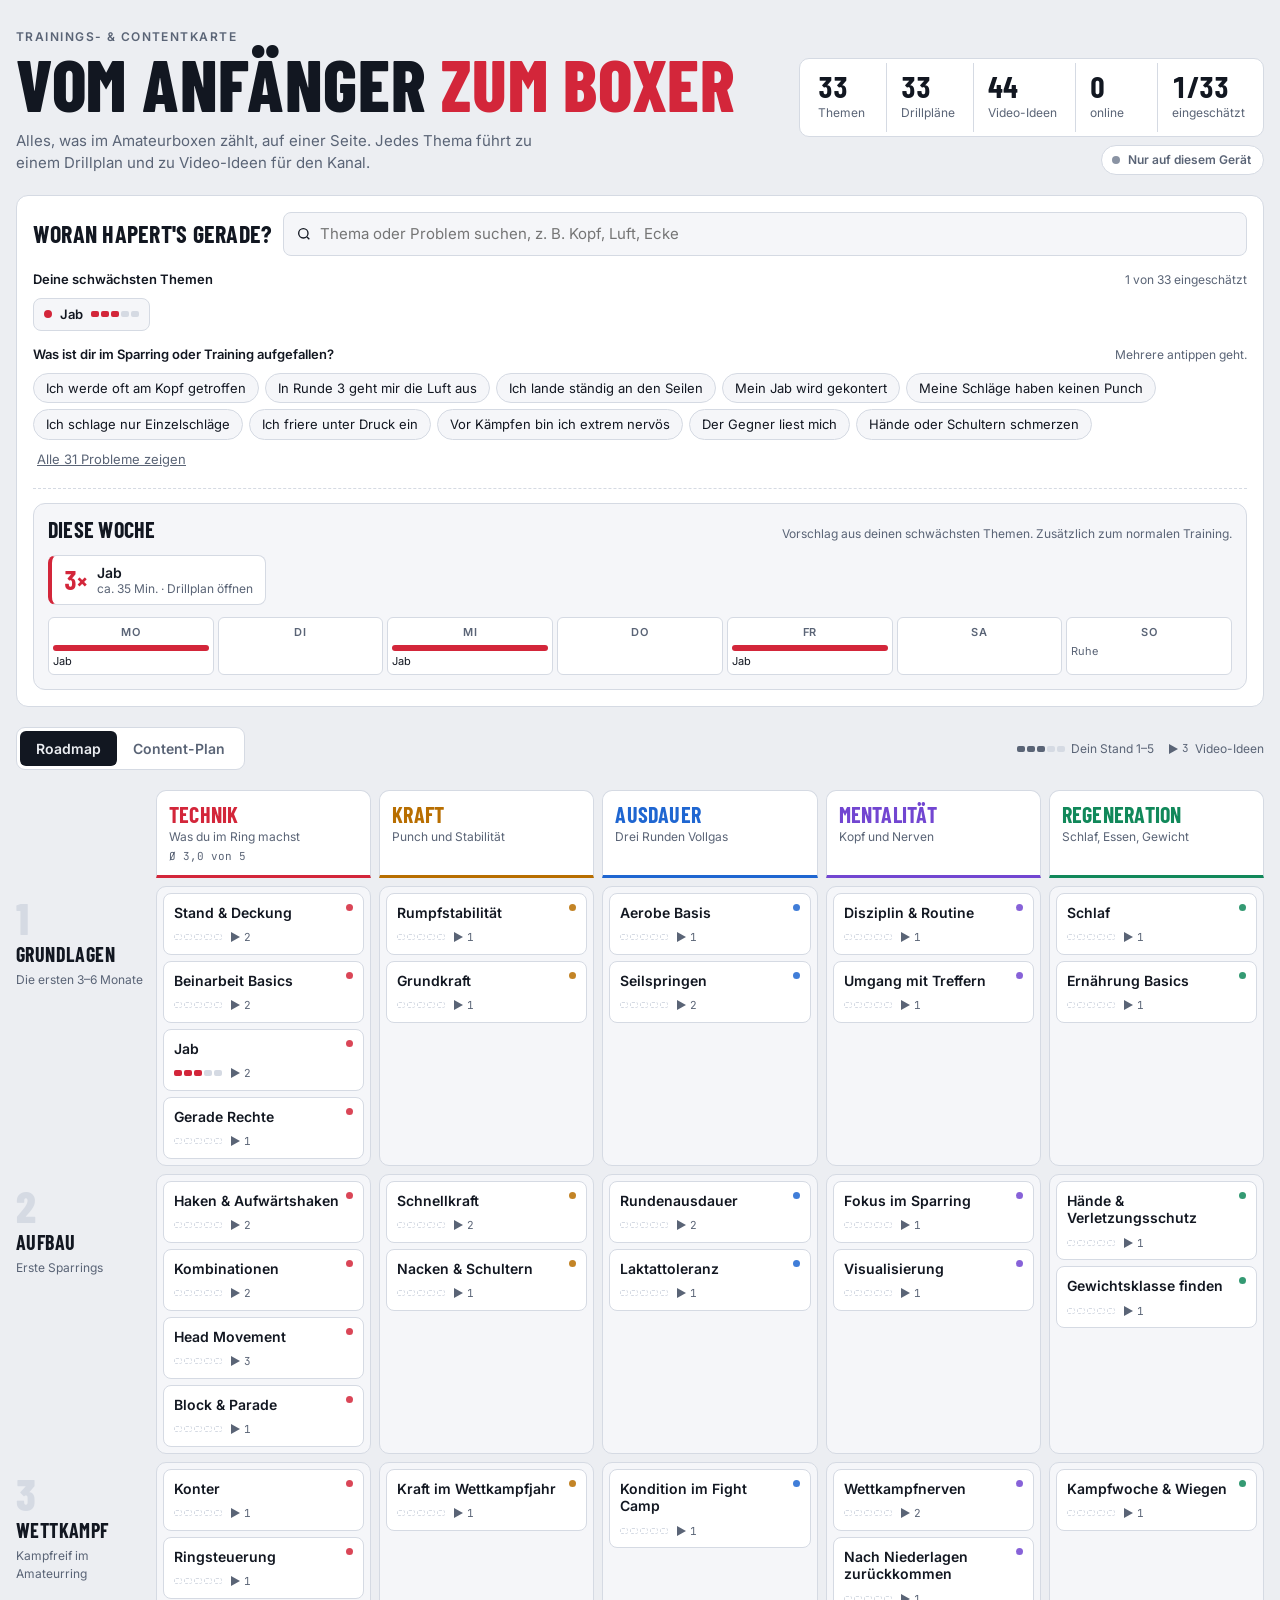
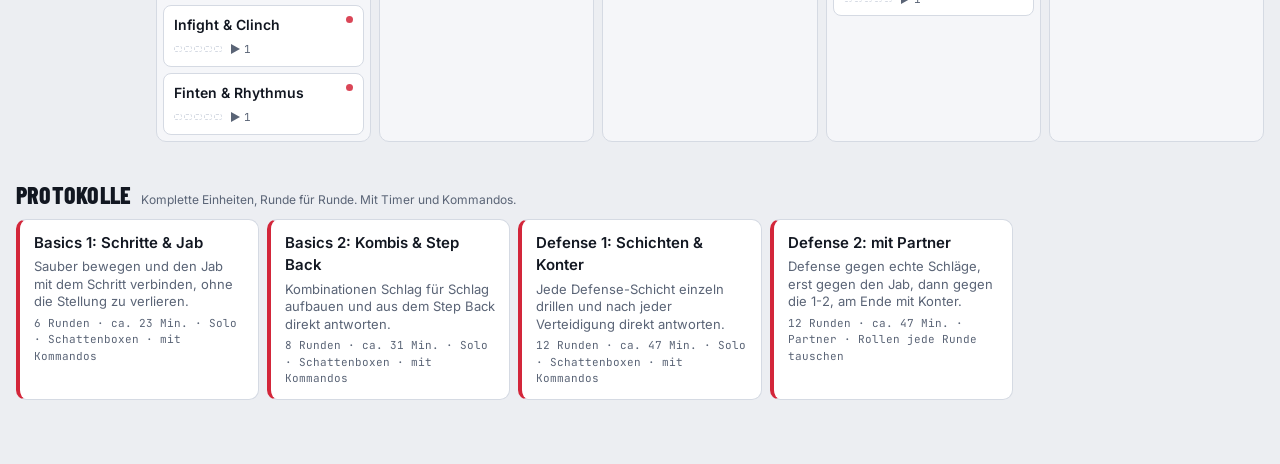
<file: index.html>
<!doctype html>
<html lang="de">
<head>
<meta charset="utf-8">
<meta name="viewport" content="width=device-width, initial-scale=1, viewport-fit=cover">
<title>Daniels Box-Roadmap</title>
<meta name="description" content="Vom Anfänger zum Boxer: Trainingskarte, Drillpläne und Content-Plan.">
<meta name="theme-color" content="#ECEEF2" media="(prefers-color-scheme: light)">
<meta name="theme-color" content="#0D1117" media="(prefers-color-scheme: dark)">
<link rel="preconnect" href="https://fonts.googleapis.com">
<link rel="preconnect" href="https://fonts.gstatic.com" crossorigin>
<link rel="stylesheet" href="https://fonts.googleapis.com/css2?family=Barlow+Condensed:wght@600;700;800&family=Inter:wght@400;500;600&family=JetBrains+Mono:wght@500&display=swap">
<link rel="stylesheet" href="assets/styles.css">
</head>
<body>
<div class="wrap">
  <header class="top">
    <div>
      <div class="eyebrow">Trainings- &amp; Contentkarte</div>
      <h1>Vom Anfänger <span>zum Boxer</span></h1>
      <p>Alles, was im Amateurboxen zählt, auf einer Seite. Jedes Thema führt zu einem Drillplan und zu Video-Ideen für den Kanal.</p>
    </div>
    <div class="top-right">
      <div class="stats" id="stats"></div>
      <button class="syncbtn" id="syncbtn" data-state="local" title="Speichern einrichten"><i></i><span>Nur auf diesem Gerät</span></button>
    </div>
  </header>

  <section class="finder" aria-labelledby="fh">
    <div class="finder-row">
      <h2 id="fh">Woran hapert's gerade?</h2>
      <label class="search" for="q">
        <svg width="16" height="16" viewBox="0 0 24 24" fill="none" stroke="currentColor" stroke-width="2" aria-hidden="true"><circle cx="11" cy="11" r="7"/><path d="m20 20-3.5-3.5"/></svg>
        <input id="q" type="search" placeholder="Thema oder Problem suchen, z. B. Kopf, Luft, Ecke" autocomplete="off">
      </label>
    </div>
    <div class="fsec" id="weakest"></div>
    <div class="fsec">
      <div class="fsec-h"><b>Was ist dir im Sparring oder Training aufgefallen?</b><span class="hint">Mehrere antippen geht.</span></div>
      <div class="chips" id="symptoms" role="group" aria-label="Typische Probleme"></div>
    </div>
    <div class="reco" id="reco" hidden></div>
  </section>

  <div class="bar">
    <div class="seg" role="group" aria-label="Ansicht">
      <button id="v-map" aria-pressed="true">Roadmap</button>
      <button id="v-content" aria-pressed="false">Content-Plan</button>
    </div>
    <div class="legend" id="legend">
      <span><span class="lvl" style="--pc:var(--muted)"><i class="on"></i><i class="on"></i><i class="on"></i><i></i><i></i></span> Dein Stand 1–5</span>
      <span><span class="vcount"><svg viewBox="0 0 10 10"><path d="M1 0l9 5-9 5z"/></svg>3</span> Video-Ideen</span>
    </div>
  </div>

  <main id="map" class="map" aria-label="Roadmap"><div class="loading">Lade Roadmap …</div></main>
  <section id="protos" class="protos" aria-label="Protokolle" hidden></section>
  <main id="content" class="content" hidden></main>
</div>

<div class="scrim" id="scrim" hidden></div>
<aside class="panel" id="panel" hidden aria-modal="true" role="dialog" aria-labelledby="ptitle">
  <div class="panel-head">
    <div class="ttl">
      <div class="crumb" id="pcrumb"></div>
      <h2 id="ptitle"></h2>
    </div>
    <button class="x" id="pclose" aria-label="Schließen"><svg width="16" height="16" viewBox="0 0 24 24" fill="none" stroke="currentColor" stroke-width="2.2"><path d="M6 6l12 12M18 6 6 18"/></svg></button>
  </div>
  <div class="panel-body" id="pbody"></div>
</aside>

<dialog id="syncdlg" aria-labelledby="sdh">
  <form method="dialog" class="dlg" id="syncform">
    <h2 id="sdh">Speichern</h2>
    <p>Status, Notizen und deine Einschätzungen landen in <code>data/progress.json</code> in deinem GitHub-Repo. So hast du auf Handy und Laptop denselben Stand. Kostet nichts.</p>
    <ol>
      <li>Auf GitHub: Settings → Developer settings → Fine-grained tokens → <b>Generate new token</b>.</li>
      <li>Nur dieses Repo auswählen, Berechtigung <b>Contents: Read and write</b>.</li>
      <li>Token hier einfügen. Er bleibt nur in diesem Browser gespeichert.</li>
    </ol>
    <div class="grid2">
      <label class="field">GitHub-Name<input name="owner" autocomplete="off" required></label>
      <label class="field">Repo<input name="repo" autocomplete="off" required></label>
      <label class="field">Branch<input name="branch" autocomplete="off" value="main"></label>
      <label class="field">Datei<input name="path" autocomplete="off" value="data/progress.json"></label>
    </div>
    <label class="field">Token<input name="token" type="password" autocomplete="off" placeholder="github_pat_…"></label>
    <div class="msg" id="syncmsg" role="status"></div>
    <div class="row">
      <button class="btn primary" value="connect" id="sconnect">Verbinden &amp; speichern</button>
      <button class="btn" value="disconnect" id="sdisconnect" type="button">Trennen</button>
      <button class="btn" value="cancel" formnovalidate>Schließen</button>
    </div>
    <hr>
    <p>Backup ohne GitHub: Fortschritt als Datei sichern oder auf ein anderes Gerät übertragen.</p>
    <div class="row">
      <button class="btn small" type="button" id="sexport">progress.json herunterladen</button>
      <label class="btn small" for="simport">Datei laden …</label>
      <input type="file" id="simport" accept="application/json,.json" hidden>
    </div>
  </form>
</dialog>

<script src="assets/core.js"></script>
<script src="assets/app.js"></script>
</body>
</html>
</file>
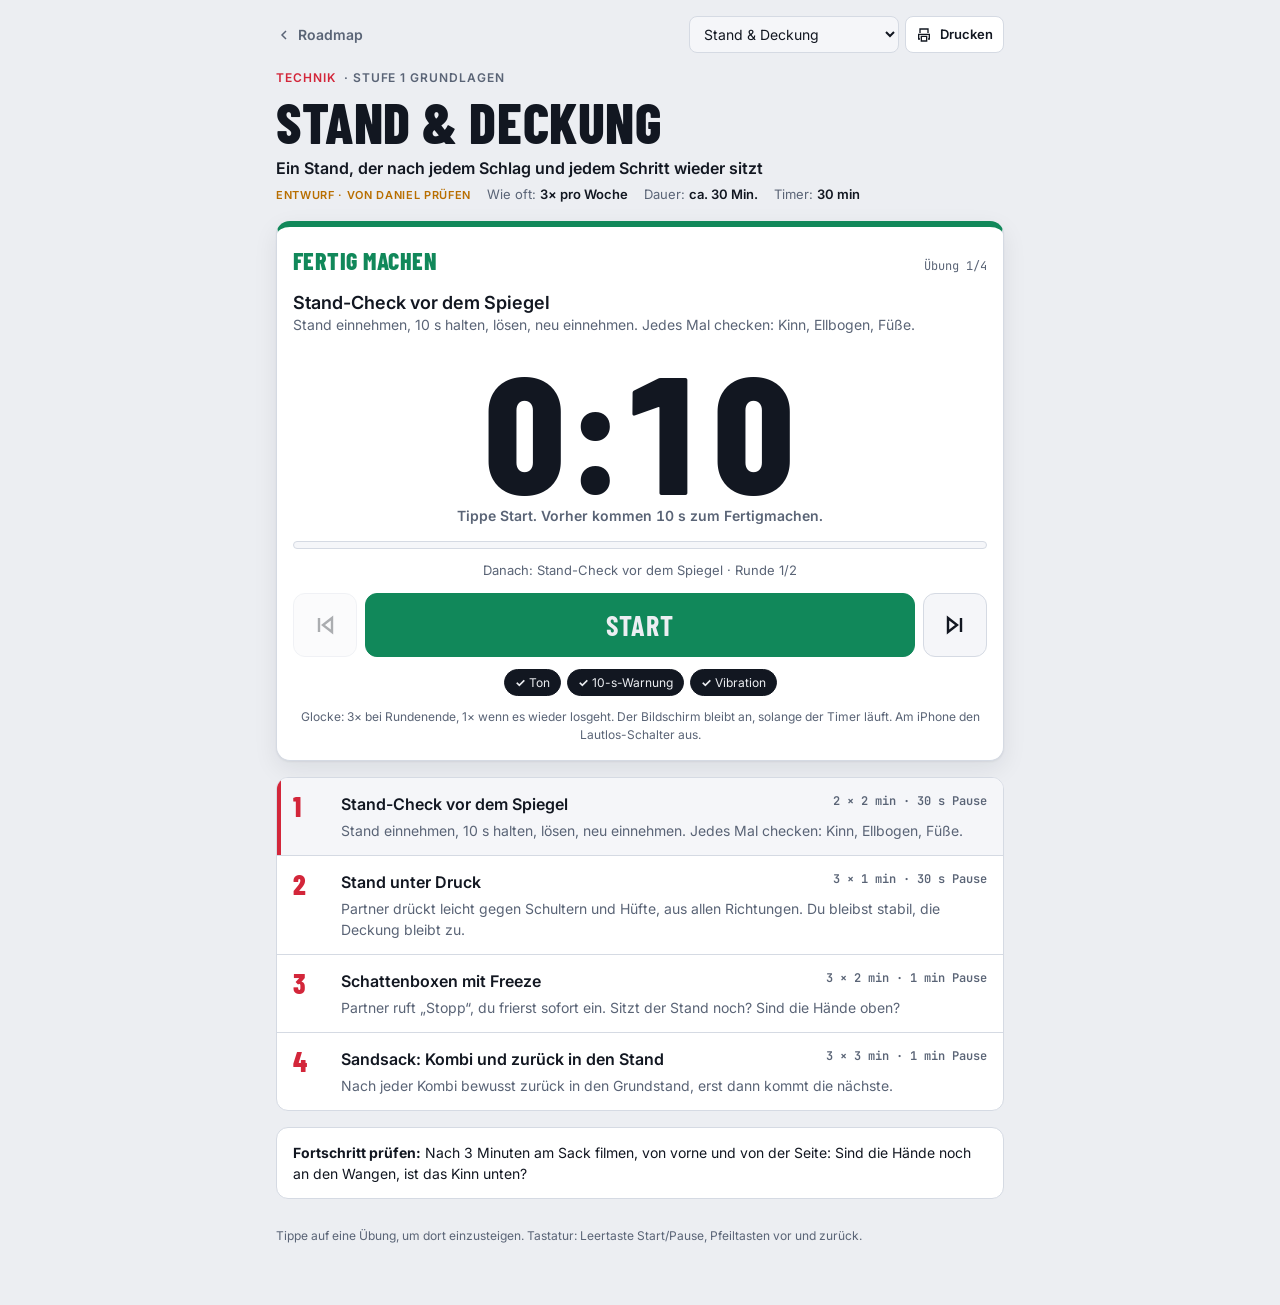
<file: drill.html>
<!doctype html>
<html lang="de">
<head>
<meta charset="utf-8">
<meta name="viewport" content="width=device-width, initial-scale=1, viewport-fit=cover">
<title>Drillplan</title>
<meta name="theme-color" content="#ECEEF2" media="(prefers-color-scheme: light)">
<meta name="theme-color" content="#0D1117" media="(prefers-color-scheme: dark)">
<link rel="preconnect" href="https://fonts.googleapis.com">
<link rel="preconnect" href="https://fonts.gstatic.com" crossorigin>
<link rel="stylesheet" href="https://fonts.googleapis.com/css2?family=Barlow+Condensed:wght@600;700;800&family=Inter:wght@400;500;600&family=JetBrains+Mono:wght@500&display=swap">
<link rel="stylesheet" href="assets/styles.css">
<link rel="stylesheet" href="assets/drill.css">
</head>
<body>
<div class="dwrap" id="app"><div class="loading">Lade Drillplan …</div></div>
<script src="assets/core.js"></script>
<script src="assets/drill.js"></script>
</body>
</html>
</file>
<file: assets/styles.css>
/* Gemeinsame Styles für Roadmap (index.html) und Drillplan-Seite (drill.html) */
:root{
  --bg:#ECEEF2; --surface:#FFFFFF; --surface-2:#F5F6F9; --ink:#121721; --muted:#5A6476; --line:#D5DAE3;
  --accent:#D3263A;
  --p-technik:#D3263A; --p-kraft:#B86E00; --p-ausdauer:#1F66D1; --p-mental:#7246D1; --p-regen:#11885A;
  --s-idee:#8A93A3; --s-geplant:#B86E00; --s-gedreht:#1F66D1; --s-online:#11885A;
  --warn:#C42B1C; --rest:#11885A;
  --shadow:0 1px 2px rgba(18,23,33,.06),0 8px 24px rgba(18,23,33,.08);
  --f-display:"Barlow Condensed","Arial Narrow",Impact,sans-serif;
  --f-body:"Inter",system-ui,-apple-system,"Segoe UI",sans-serif;
  --f-mono:"JetBrains Mono",ui-monospace,Menlo,Consolas,monospace;
  color-scheme:light;
}
@media (prefers-color-scheme: dark){:root:not([data-theme="light"]){
  --bg:#0D1117; --surface:#161C26; --surface-2:#1C2330; --ink:#E7EBF1; --muted:#99A3B5; --line:#2A3241;
  --accent:#FF5468; --p-technik:#FF5468; --p-kraft:#F2A23A; --p-ausdauer:#5B9BFF; --p-mental:#A587FF; --p-regen:#3CC98D;
  --s-idee:#7D8799; --s-geplant:#F2A23A; --s-gedreht:#5B9BFF; --s-online:#3CC98D; --warn:#FF6B5E; --rest:#3CC98D;
  --shadow:0 1px 2px rgba(0,0,0,.3),0 10px 30px rgba(0,0,0,.35); color-scheme:dark;
}}
:root[data-theme="dark"]{
  --bg:#0D1117; --surface:#161C26; --surface-2:#1C2330; --ink:#E7EBF1; --muted:#99A3B5; --line:#2A3241;
  --accent:#FF5468; --p-technik:#FF5468; --p-kraft:#F2A23A; --p-ausdauer:#5B9BFF; --p-mental:#A587FF; --p-regen:#3CC98D;
  --s-idee:#7D8799; --s-geplant:#F2A23A; --s-gedreht:#5B9BFF; --s-online:#3CC98D; --warn:#FF6B5E; --rest:#3CC98D;
  --shadow:0 1px 2px rgba(0,0,0,.3),0 10px 30px rgba(0,0,0,.35); color-scheme:dark;
}
*{box-sizing:border-box}
[hidden]{display:none!important}
html{-webkit-text-size-adjust:100%}
body{margin:0;background:var(--bg);color:var(--ink);font-family:var(--f-body);font-size:15px;line-height:1.5}
.wrap{max-width:1320px;margin:0 auto;padding-block:28px 64px;padding-left:max(16px,env(safe-area-inset-left,0px));padding-right:max(16px,env(safe-area-inset-right,0px));display:flex;flex-direction:column;gap:20px}
h1,h2,h3{font-family:var(--f-display);font-weight:700;letter-spacing:.01em;margin:0;text-wrap:balance;line-height:1.05}
button{font:inherit;color:inherit;cursor:pointer}
a{color:inherit}
:focus-visible{outline:2px solid var(--accent);outline-offset:2px}
.eyebrow{font-size:12px;font-weight:600;letter-spacing:.12em;text-transform:uppercase;color:var(--muted)}
.mono{font-family:var(--f-mono);font-size:12px}
.hint{font-size:12px;color:var(--muted)}
.btn{display:inline-flex;align-items:center;justify-content:center;gap:8px;border:1px solid var(--line);background:var(--surface);border-radius:8px;padding:8px 14px;font-size:14px;font-weight:600;text-decoration:none;white-space:nowrap}
.btn:hover{border-color:var(--muted)}
.btn.primary{background:var(--ink);color:var(--bg);border-color:var(--ink)}
.btn.small{padding:5px 10px;font-size:13px}
.btn svg{width:16px;height:16px;flex:none}
.field{display:flex;flex-direction:column;gap:4px;font-size:12px;font-weight:600;color:var(--muted);min-width:0}
.field input,.field select,.field textarea,.sel{font:inherit;font-size:14px;font-weight:400;color:var(--ink);background:var(--surface-2);border:1px solid var(--line);border-radius:8px;padding:8px 10px;min-width:0;width:100%}
.field textarea{resize:vertical;min-height:64px;line-height:1.4}
.field input:focus,.field select:focus,.field textarea:focus,.sel:focus{outline:none;border-color:var(--accent)}
.sel{width:auto;padding-right:28px}

/* Kopf */
.top{display:grid;grid-template-columns:minmax(0,1fr) auto;gap:24px;align-items:end}
.top h1{font-size:clamp(40px,6vw,72px);font-weight:800;text-transform:uppercase}
.top h1 span{color:var(--accent)}
.top p{margin:8px 0 0;color:var(--muted);max-width:60ch}
.top-right{display:flex;flex-direction:column;gap:8px;align-items:flex-end}
.stats{display:flex;gap:4px;background:var(--surface);border:1px solid var(--line);border-radius:10px;padding:4px}
.stat{padding:8px 14px;min-width:78px}
.stat b{display:block;font-family:var(--f-display);font-size:30px;line-height:1;font-variant-numeric:tabular-nums}
.stat small{color:var(--muted);font-size:12px}
.stat+.stat{border-left:1px solid var(--line)}
.syncbtn{display:inline-flex;align-items:center;gap:8px;border:1px solid var(--line);background:var(--surface);border-radius:999px;padding:5px 12px 5px 10px;font-size:12px;font-weight:600;color:var(--muted)}
.syncbtn i{width:8px;height:8px;border-radius:50%;background:var(--s-idee)}
.syncbtn[data-state="ok"] i{background:var(--s-online)}
.syncbtn[data-state="pending"] i,.syncbtn[data-state="busy"] i{background:var(--s-geplant)}
.syncbtn[data-state="error"] i{background:var(--warn)}
.syncbtn[data-state="error"]{color:var(--warn);border-color:var(--warn)}

/* Finder */
.finder{background:var(--surface);border:1px solid var(--line);border-radius:12px;padding:16px;display:flex;flex-direction:column;gap:14px}
.finder-row{display:flex;gap:12px;align-items:center;flex-wrap:wrap}
.finder h2{font-size:24px;text-transform:uppercase}
.search{flex:1 1 260px;min-width:0;display:flex;align-items:center;gap:8px;background:var(--surface-2);border:1px solid var(--line);border-radius:8px;padding:0 12px}
.search input{flex:1;min-width:0;border:0;background:transparent;color:var(--ink);font:inherit;padding:10px 0;outline:none}
.search:focus-within{border-color:var(--accent)}
.fsec{display:flex;flex-direction:column;gap:8px}
.fsec-h{display:flex;justify-content:space-between;align-items:baseline;gap:8px;flex-wrap:wrap}
.fsec-h b{font-size:13px;font-weight:600}
.chips{display:flex;flex-wrap:wrap;gap:6px}
.chip{border:1px solid var(--line);background:var(--surface-2);border-radius:999px;padding:6px 12px;font-size:13px;line-height:1.3;text-align:left}
.chip:hover{border-color:var(--muted)}
.chip[aria-pressed="true"]{background:var(--ink);color:var(--bg);border-color:var(--ink)}
.chip[aria-pressed="true"]::before{content:"✓ ";font-weight:700}
.weak{display:flex;flex-wrap:wrap;gap:6px}
.weak-btn{display:inline-flex;align-items:center;gap:8px;border:1px solid var(--line);background:var(--surface-2);border-radius:8px;padding:6px 10px;font-size:13px;font-weight:600}
.weak-btn:hover{border-color:var(--pc)}
.reco{display:flex;flex-direction:column;gap:12px;padding-top:14px;border-top:1px dashed var(--line)}
.reco-list{display:flex;flex-wrap:wrap;gap:8px;align-items:center}
.reco-label{font-weight:600;font-size:13px}
.reco-btn{display:inline-flex;align-items:center;gap:8px;border:1px solid var(--line);background:var(--surface);border-radius:8px;padding:6px 10px;font-size:13px;font-weight:600}
.reco-btn i,.weak-btn i{width:8px;height:8px;border-radius:50%;background:var(--pc);flex:none}
.reco-btn em,.weak-btn em{font-style:normal;font-weight:500;color:var(--muted)}
.linkish{border:0;background:none;color:var(--muted);text-decoration:underline;font-size:13px;padding:4px}

/* Wochenplan */
.week{border:1px solid var(--line);border-radius:12px;background:var(--surface-2);padding:14px;display:flex;flex-direction:column;gap:12px}
.week-h{display:flex;justify-content:space-between;gap:8px;flex-wrap:wrap;align-items:baseline}
.week-h h3{font-size:22px;text-transform:uppercase}
.week-items{display:flex;flex-wrap:wrap;gap:8px}
.wi{display:flex;align-items:center;gap:10px;border:1px solid var(--line);border-left:4px solid var(--pc);background:var(--surface);border-radius:8px;padding:8px 12px;text-decoration:none;min-width:0}
.wi:hover{border-color:var(--pc)}
.wi b{font-family:var(--f-display);font-size:26px;line-height:1;color:var(--pc);font-variant-numeric:tabular-nums}
.wi span{display:flex;flex-direction:column;line-height:1.25;min-width:0}
.wi strong{font-weight:600;font-size:14px}
.wi small{color:var(--muted);font-size:12px}
.days{display:grid;grid-template-columns:repeat(7,minmax(0,1fr));gap:4px}
.day{border:1px solid var(--line);border-radius:6px;background:var(--surface);padding:6px 4px;min-height:52px;display:flex;flex-direction:column;gap:4px;align-items:stretch}
.day>small{font-size:11px;font-weight:600;color:var(--muted);text-align:center;letter-spacing:.06em;text-transform:uppercase}
.day i{display:block;height:6px;border-radius:3px;background:var(--pc)}
.day em{font-style:normal;font-size:11px;line-height:1.2;color:var(--ink);overflow:hidden;text-overflow:ellipsis;white-space:nowrap}

/* Ansicht umschalten */
.bar{display:flex;justify-content:space-between;align-items:center;gap:12px;flex-wrap:wrap}
.seg{display:inline-flex;background:var(--surface);border:1px solid var(--line);border-radius:9px;padding:3px}
.seg button{border:0;background:none;padding:7px 16px;border-radius:6px;font-weight:600;font-size:14px;color:var(--muted)}
.seg button[aria-pressed="true"]{background:var(--ink);color:var(--bg)}
.legend{display:flex;gap:14px;flex-wrap:wrap;font-size:12px;color:var(--muted);align-items:center}
.legend>span{display:inline-flex;align-items:center;gap:6px}
.vcount{display:inline-flex;align-items:center;gap:4px;font-family:var(--f-mono);font-size:11px;color:var(--muted)}
.vcount svg{width:10px;height:10px;fill:currentColor}

/* Level-Balken */
.lvl{display:inline-grid;grid-template-columns:repeat(5,8px);gap:2px;align-items:center}
.lvl i{height:6px;border-radius:2px;background:var(--line)}
.lvl i.on{background:var(--pc)}
.lvl.none i{background:transparent;border:1px dashed var(--line);height:6px}

/* Ringkarte */
.map{display:grid;grid-template-columns:132px repeat(5,minmax(0,1fr));gap:8px}
.colhead{padding:12px 12px 10px;border-radius:10px 10px 0 0;background:var(--surface);border:1px solid var(--line);border-bottom:3px solid var(--pc);display:flex;flex-direction:column;gap:2px}
.colhead h3{font-size:22px;text-transform:uppercase;color:var(--pc)}
.colhead small{color:var(--muted);font-size:12px}
.colhead .avg{font-family:var(--f-mono);font-size:11px;color:var(--muted)}
.rowhead{padding:12px 4px 12px 0;display:flex;flex-direction:column;gap:2px}
.rowhead .num{font-family:var(--f-display);font-size:44px;font-weight:800;line-height:.9;color:var(--line)}
.rowhead b{font-family:var(--f-display);font-size:20px;text-transform:uppercase;letter-spacing:.02em}
.rowhead small{color:var(--muted);font-size:12px}
.cell{display:flex;flex-direction:column;gap:6px;padding:6px;background:var(--surface-2);border:1px solid var(--line);border-radius:10px;min-width:0}
.cell-stage{display:none}
.node{position:relative;text-align:left;border:1px solid var(--line);background:var(--surface);border-radius:8px;padding:10px 10px 8px;display:flex;flex-direction:column;gap:8px;transition:transform .12s,box-shadow .12s,opacity .2s,border-color .12s;min-width:0}
.node:hover{transform:translateY(-1px);box-shadow:var(--shadow);border-color:var(--pc)}
.node .nt{font-weight:600;font-size:14px;line-height:1.25;padding-right:12px}
.node .nm{display:flex;gap:8px;align-items:center;justify-content:space-between;flex-wrap:wrap}
.node .dot{position:absolute;top:10px;right:10px;width:7px;height:7px;border-radius:50%;background:var(--pc);opacity:.85}
.map.filtering .node:not(.hit){opacity:.28}
.node.hit{border-color:var(--pc);box-shadow:0 0 0 2px var(--pc)}
.node.active{box-shadow:0 0 0 2px var(--ink)}

@media (max-width:980px){
  .top{grid-template-columns:1fr}
  .top-right{align-items:flex-start}
  .map{display:flex;flex-direction:column}
  .corner,.rowhead{display:none}
  .colhead{border-radius:10px;margin-top:10px;order:var(--o)}
  .cell{order:var(--o);display:grid;grid-template-columns:repeat(auto-fill,minmax(160px,1fr))}
  .cell-stage{display:block;grid-column:1/-1;font-size:11px;font-weight:600;letter-spacing:.1em;text-transform:uppercase;color:var(--muted);padding:2px 4px}
}
@media (max-width:560px){
  .stats{width:100%}
  .stat{flex:1;min-width:0;padding:8px 10px}
  .stat b{font-size:26px}
  .day em{display:none}
  .day{min-height:40px}
}

/* Content-Plan */
.content{display:flex;flex-direction:column;gap:16px}
.cbar{display:flex;gap:8px;flex-wrap:wrap;align-items:end;background:var(--surface);border:1px solid var(--line);border-radius:12px;padding:12px}
.cbar .field{flex:1 1 130px}
.cbar .grow{flex:999 1 0}
.cbar .count{font-size:13px;color:var(--muted);align-self:center;white-space:nowrap}
.cgroup{background:var(--surface);border:1px solid var(--line);border-radius:12px;overflow:hidden}
.cgroup h3{font-size:20px;text-transform:uppercase;padding:12px 16px;border-bottom:1px solid var(--line);color:var(--pc);display:flex;justify-content:space-between;align-items:baseline}
.cgroup h3 small{font-family:var(--f-body);font-size:12px;color:var(--muted);text-transform:none;letter-spacing:0;font-weight:500}
.vrow{border-top:1px solid var(--line)}
.vrow:first-of-type{border-top:0}
.vsum{display:grid;grid-template-columns:minmax(0,1fr) 150px 64px 92px 104px 36px;gap:12px;align-items:center;padding:10px 16px}
.vmain{min-width:0;display:flex;flex-direction:column;gap:2px}
.vt{font-weight:600;min-width:0}
.vhook{color:var(--muted);font-size:13px;overflow:hidden;text-overflow:ellipsis;white-space:nowrap}
.vhook:empty{display:none}
.vn{border:0;background:none;padding:0;text-align:left;color:var(--muted);font-size:13px;text-decoration:underline;text-decoration-color:var(--line);text-underline-offset:3px;min-width:0;overflow:hidden;text-overflow:ellipsis;white-space:nowrap}
.vdate{font-family:var(--f-mono);font-size:12px;color:var(--muted);white-space:nowrap;display:inline-flex;gap:6px;align-items:center}
.vdate.late{color:var(--warn)}
.vdate a{color:var(--s-online);display:inline-flex}
.vdate a svg{width:14px;height:14px}
.fmt{font-family:var(--f-mono);font-size:11px;padding:2px 6px;border:1px solid var(--line);border-radius:4px;color:var(--muted);justify-self:start;white-space:nowrap}
.status{display:inline-flex;align-items:center;gap:6px;border:1px solid var(--line);background:var(--surface-2);border-radius:999px;padding:3px 10px 3px 8px;font-size:12px;font-weight:600;justify-self:start;white-space:nowrap}
.status i{width:8px;height:8px;border-radius:50%;background:var(--sc)}
.vtoggle{width:32px;height:32px;border:1px solid var(--line);background:var(--surface-2);border-radius:8px;display:grid;place-items:center}
.vtoggle svg{width:14px;height:14px;transition:transform .15s}
.vrow.open .vtoggle svg{transform:rotate(180deg)}
.vedit{display:grid;grid-template-columns:repeat(4,minmax(0,1fr));gap:10px;padding:4px 16px 16px;background:var(--surface)}
.vedit .wide{grid-column:1/-1}
.vedit .half{grid-column:span 2}
.vedit .saved{grid-column:1/-1;font-size:12px;color:var(--muted)}
.empty{padding:16px;color:var(--muted)}
@media (max-width:820px){
  .vsum{grid-template-columns:minmax(0,1fr) auto 36px;row-gap:6px;padding:10px 12px}
  .vsum .vn{grid-column:1/2;grid-row:2}
  .vsum .fmt{grid-column:2;grid-row:2;justify-self:end}
  .vsum .vdate{grid-column:1;grid-row:3}
  .vsum .status{grid-column:2;grid-row:1;justify-self:end}
  .vsum .vtoggle{grid-column:3;grid-row:1}
  .vedit{grid-template-columns:repeat(2,minmax(0,1fr));padding:4px 12px 14px}
  .vedit .half{grid-column:1/-1}
}

/* Panel */
.scrim{position:fixed;inset:0;background:rgba(10,14,20,.45);z-index:20}
.panel{position:fixed;top:0;right:0;bottom:0;width:min(540px,100%);background:var(--surface);z-index:21;box-shadow:var(--shadow);display:flex;flex-direction:column;border-left:1px solid var(--line);padding-top:env(safe-area-inset-top,0px);padding-bottom:env(safe-area-inset-bottom,0px);padding-right:env(safe-area-inset-right,0px)}
.panel-head{padding:18px 20px 14px;border-bottom:1px solid var(--line);display:flex;gap:12px;align-items:flex-start}
.panel-head .ttl{flex:1;min-width:0}
.panel-head h2{font-size:34px;text-transform:uppercase;margin-top:4px}
.crumb{display:flex;gap:8px;align-items:center;font-size:12px;font-weight:600;color:var(--pc);letter-spacing:.08em;text-transform:uppercase}
.crumb span{color:var(--muted)}
.x{border:1px solid var(--line);background:var(--surface-2);border-radius:8px;width:36px;height:36px;display:grid;place-items:center;flex:none}
.panel-body{overflow-y:auto;padding:18px 20px 32px;display:flex;flex-direction:column;gap:22px}
.panel-body p{margin:0}
.sec h4{margin:0 0 8px;font-size:12px;letter-spacing:.12em;text-transform:uppercase;color:var(--muted);font-weight:600}
.ticks{list-style:none;margin:0;padding:0;display:flex;flex-direction:column;gap:6px}
.ticks li{display:grid;grid-template-columns:18px 1fr;gap:6px}
.ticks li::before{content:"";width:8px;height:8px;margin-top:7px;border-radius:2px;background:var(--pc)}
.signs li::before{background:none;border:2px solid var(--muted);border-radius:50%;width:6px;height:6px}

/* Selbsteinschätzung */
.rate{border:1px solid var(--line);border-radius:12px;padding:12px;display:flex;flex-direction:column;gap:10px;background:var(--surface-2)}
.rate-h{display:flex;justify-content:space-between;align-items:baseline;gap:8px}
.rate-h b{font-size:12px;letter-spacing:.12em;text-transform:uppercase;color:var(--muted);font-weight:600}
.rate-steps{display:grid;grid-template-columns:repeat(5,minmax(0,1fr));gap:4px}
.rate-steps button{border:1px solid var(--line);background:var(--surface);border-radius:8px;padding:10px 0 8px;display:flex;flex-direction:column;align-items:center;gap:6px;font-family:var(--f-display);font-size:22px;font-weight:700;line-height:1}
.rate-steps button i{width:70%;height:5px;border-radius:3px;background:var(--line)}
.rate-steps button.on i{background:var(--pc)}
.rate-steps button[aria-checked="true"]{border-color:var(--pc);box-shadow:0 0 0 1px var(--pc);color:var(--pc)}
.rate-label{font-size:14px;font-weight:600}
.rate-label.none{color:var(--muted);font-weight:500}

.drill{border:1px solid var(--line);border-radius:12px;overflow:hidden}
.drill-head{padding:14px 16px;background:var(--surface-2);display:flex;flex-direction:column;gap:8px}
.drill-head b{font-size:16px;font-weight:600;line-height:1.35}
.draft{font-size:11px;font-weight:600;letter-spacing:.06em;text-transform:uppercase;color:var(--p-kraft)}
.drill-meta{display:flex;gap:16px;flex-wrap:wrap;font-size:13px;color:var(--muted)}
.drill-meta strong{color:var(--ink);font-weight:600}
.round{display:grid;grid-template-columns:28px minmax(0,1fr);gap:10px;padding:12px 16px;border-top:1px solid var(--line)}
.round .rn{font-family:var(--f-display);font-size:22px;font-weight:800;color:var(--pc);line-height:1}
.round .rt{display:flex;justify-content:space-between;gap:8px;flex-wrap:wrap;font-weight:600}
.round .rf{font-family:var(--f-mono);font-size:12px;color:var(--muted);white-space:nowrap}
.round p{color:var(--muted);font-size:14px;margin-top:2px}
.check{padding:12px 16px;border-top:1px solid var(--line);font-size:14px;background:var(--surface-2)}
.drill-open{display:flex;gap:8px;padding:12px 16px;border-top:1px solid var(--line);flex-wrap:wrap}
.vlist{display:flex;flex-direction:column;gap:6px}
.vitem{display:grid;grid-template-columns:minmax(0,1fr) auto;gap:10px;align-items:center;padding:10px 12px;border:1px solid var(--line);border-radius:8px}
.vitem .fmt{margin-top:4px;display:inline-block}
.vitem .vhook{white-space:normal;margin-top:2px}

/* Dialog */
dialog{border:1px solid var(--line);border-radius:14px;background:var(--surface);color:var(--ink);padding:0;width:min(560px,calc(100% - 32px));max-height:calc(100% - 32px);box-shadow:var(--shadow)}
dialog::backdrop{background:rgba(10,14,20,.5)}
.dlg{display:flex;flex-direction:column;gap:14px;padding:20px}
.dlg h2{font-size:28px;text-transform:uppercase}
.dlg p{margin:0;font-size:14px;color:var(--muted)}
.dlg ol{margin:0;padding-left:20px;font-size:14px;color:var(--muted);display:flex;flex-direction:column;gap:4px}
.dlg .grid2{display:grid;grid-template-columns:1fr 1fr;gap:10px}
.dlg .row{display:flex;gap:8px;flex-wrap:wrap;align-items:center}
.dlg hr{border:0;border-top:1px solid var(--line);margin:4px 0;width:100%}
.dlg .msg{font-size:13px;font-weight:600}
.dlg .msg.err{color:var(--warn)}
.dlg .msg.ok{color:var(--s-online)}
@media (max-width:480px){.dlg .grid2{grid-template-columns:1fr}}

.loading{padding:40px 0;color:var(--muted)}
@media (prefers-reduced-motion:reduce){*{transition:none!important}}

/* Protokolle */
.protos{display:flex;flex-direction:column;gap:10px;margin-top:20px}
.protos-h{display:flex;align-items:baseline;gap:10px;flex-wrap:wrap}
.protos-h h2{font-size:24px;font-weight:800;text-transform:uppercase}
.plist{display:grid;grid-template-columns:repeat(auto-fill,minmax(240px,1fr));gap:8px}
.panel .plist{grid-template-columns:1fr}
.pcard{display:flex;flex-direction:column;gap:4px;padding:12px 14px;background:var(--surface);border:1px solid var(--line);border-left:4px solid var(--pc);border-radius:10px;text-decoration:none;color:inherit}
.pcard:hover{border-color:var(--muted);border-left-color:var(--pc)}
.pcard b{font-weight:600}
.pcard span{font-size:13px;color:var(--muted);line-height:1.35}
.pcard small{font-family:var(--f-mono);font-size:11px;color:var(--muted)}
</file>
<file: assets/drill.css>
/* Drillplan-Seite: fürs Handy im Gym und zum Ausdrucken */
.dwrap{max-width:760px;margin:0 auto;padding-block:max(16px,env(safe-area-inset-top,0px)) 48px;padding-left:max(16px,env(safe-area-inset-left,0px));padding-right:max(16px,env(safe-area-inset-right,0px));display:flex;flex-direction:column;gap:16px}
.dnav{display:flex;justify-content:space-between;align-items:center;gap:8px;flex-wrap:wrap}
.dnav .back{display:inline-flex;align-items:center;gap:6px;font-size:14px;font-weight:600;text-decoration:none;color:var(--muted)}
.dnav .back:hover{color:var(--ink)}
.dnav .acts{display:flex;gap:6px}
.dnav .sel{max-width:210px}
.dhead{display:flex;flex-direction:column;gap:6px}
.dhead .crumb{color:var(--pc)}
.dhead h1{font-size:clamp(36px,9vw,56px);font-weight:800;text-transform:uppercase}
.dhead .goal{font-size:16px;font-weight:600;line-height:1.35;margin:0}
.dmeta{display:flex;gap:16px;flex-wrap:wrap;font-size:13px;color:var(--muted);align-items:center}
.dmeta strong{color:var(--ink);font-weight:600}

/* Timer */
.timer{--phase:var(--pc);background:var(--surface);border:1px solid var(--line);border-top:6px solid var(--phase);border-radius:14px;padding:16px;display:flex;flex-direction:column;gap:12px;box-shadow:var(--shadow)}
.timer[data-phase="rest"],.timer[data-phase="prep"]{--phase:var(--rest)}
.timer[data-phase="done"]{--phase:var(--ink)}
.timer[data-phase="manual"]{--phase:var(--s-geplant)}
.t-top{display:flex;justify-content:space-between;gap:8px;align-items:baseline;flex-wrap:wrap}
.t-phase{font-family:var(--f-display);font-size:24px;font-weight:800;text-transform:uppercase;letter-spacing:.02em;color:var(--phase)}
.t-pos{font-family:var(--f-mono);font-size:12px;color:var(--muted)}
.t-ex{font-size:18px;font-weight:600;line-height:1.3}
.t-note{font-size:14px;color:var(--muted);margin:0}
.t-clock{font-family:var(--f-display);font-weight:800;font-size:clamp(88px,30vw,168px);line-height:.9;text-align:center;font-variant-numeric:tabular-nums;letter-spacing:.01em;padding:6px 0}
.t-clock.warn{color:var(--warn)}
.t-clock small{display:block;font-family:var(--f-body);font-size:14px;font-weight:600;color:var(--muted);letter-spacing:0;margin-top:6px}
.t-bar{height:8px;border-radius:4px;background:var(--surface-2);overflow:hidden;border:1px solid var(--line)}
.t-bar i{display:block;height:100%;width:0;background:var(--phase);transition:width .25s linear}
.t-next{font-size:13px;color:var(--muted);text-align:center;min-height:1.5em}
.t-ctrl{display:grid;grid-template-columns:64px minmax(0,1fr) 64px;gap:8px}
.t-ctrl button{border:1px solid var(--line);background:var(--surface-2);border-radius:12px;min-height:64px;display:grid;place-items:center;font-weight:700;font-size:18px}
.t-ctrl button svg{width:24px;height:24px}
.t-ctrl .main{background:var(--phase);border-color:var(--phase);color:var(--bg);font-family:var(--f-display);font-size:28px;text-transform:uppercase;letter-spacing:.04em}
.t-ctrl button:disabled{opacity:.35;cursor:default}
.t-opts{display:flex;gap:6px;flex-wrap:wrap;justify-content:center}
.t-opts .chip{font-size:12px;padding:5px 10px}
.t-opts .chip[aria-pressed="true"]::before{content:"✓ "}
.t-tip{font-size:12px;color:var(--muted);text-align:center;margin:0}
.t-cmd{display:block;width:100%;background:none;cursor:pointer;font-family:var(--f-display);font-weight:800;font-size:clamp(30px,9vw,48px);line-height:1.05;text-align:center;text-transform:uppercase;letter-spacing:.02em;color:var(--phase);min-height:1.1em;padding:6px 8px;border:2px solid var(--phase);border-radius:12px;opacity:.55;transition:opacity .4s,transform .2s}
.t-cmd.idle{font-family:var(--f-body);font-size:14px;font-weight:600;text-transform:none;letter-spacing:0;color:var(--muted);border-style:dashed;border-color:var(--line);opacity:1}
.t-cmd.on{opacity:1;transform:scale(1.04);background:var(--surface-2)}
.t-pace{display:flex;gap:6px;flex-wrap:wrap;justify-content:center;align-items:center}
.t-pace>span{font-size:12px;font-weight:600;color:var(--muted);margin-right:2px}
.t-pace .chip{font-size:12px;padding:5px 10px}
.t-pace .chip[aria-pressed="true"]{background:var(--ink);color:var(--bg);border-color:var(--ink)}
.t-opts .chip:disabled{opacity:.4}
.ex .cmds{display:inline-block;margin-top:4px;font-family:var(--f-mono);font-size:12px;color:var(--ink)}
@media (prefers-reduced-motion:reduce){.t-cmd{transition:none}.t-cmd.on{transform:none}}

/* Übungen */
.exlist{background:var(--surface);border:1px solid var(--line);border-radius:12px;overflow:hidden}
.ex{display:grid;grid-template-columns:36px minmax(0,1fr);gap:12px;padding:14px 16px;border-top:1px solid var(--line);text-align:left;width:100%;background:none;border-left:0;border-right:0;border-bottom:0;cursor:pointer}
.ex:first-child{border-top:0}
.ex .n{font-family:var(--f-display);font-size:28px;font-weight:800;color:var(--pc);line-height:1}
.ex .h{display:flex;justify-content:space-between;gap:8px;flex-wrap:wrap;font-weight:600;font-size:16px}
.ex .f{font-family:var(--f-mono);font-size:12px;color:var(--muted);white-space:nowrap}
.ex p{margin:4px 0 0;color:var(--muted);font-size:14px}
.ex.cur{background:var(--surface-2);box-shadow:inset 4px 0 0 var(--phase,var(--pc))}
.ex.done .n{color:var(--muted)}
.ex.done .h span:first-child{text-decoration:line-through;text-decoration-color:var(--muted)}
.boxes{display:none}
.dcheck{background:var(--surface);border:1px solid var(--line);border-radius:12px;padding:14px 16px;font-size:14px}
.dfoot{font-size:12px;color:var(--muted)}
.pfoot{display:none}

@media print{
  @page{size:A4;margin:12mm}
  :root{--bg:#fff;--surface:#fff;--surface-2:#fff;--ink:#000;--muted:#444;--line:#bbb;color-scheme:light}
  body{background:#fff;font-size:11pt}
  .dwrap{max-width:none;padding:0;gap:10px}
  .dnav,.timer,.dfoot{display:none!important}
  .ex .cmds{color:#000}
  .dhead h1{font-size:30pt}
  .exlist,.dcheck{border-color:#999;break-inside:avoid}
  .ex{padding:8px 10px;break-inside:avoid;grid-template-columns:28px minmax(0,1fr) auto}
  .ex.cur{background:none;box-shadow:none}
  .ex.done .h span:first-child{text-decoration:none}
  .ex .n{font-size:20pt}
  .ex p{font-size:10pt}
  .boxes{display:flex;gap:4px;align-items:flex-start;padding-top:2px}
  .boxes i{width:14px;height:14px;border:1.5px solid #000;border-radius:2px}
  .pfoot{display:flex;justify-content:space-between;font-size:9pt;color:#444;border-top:1px solid #bbb;padding-top:6px}
}
.t-pace .chip[aria-pressed="true"]::before{content:none}
</file>
